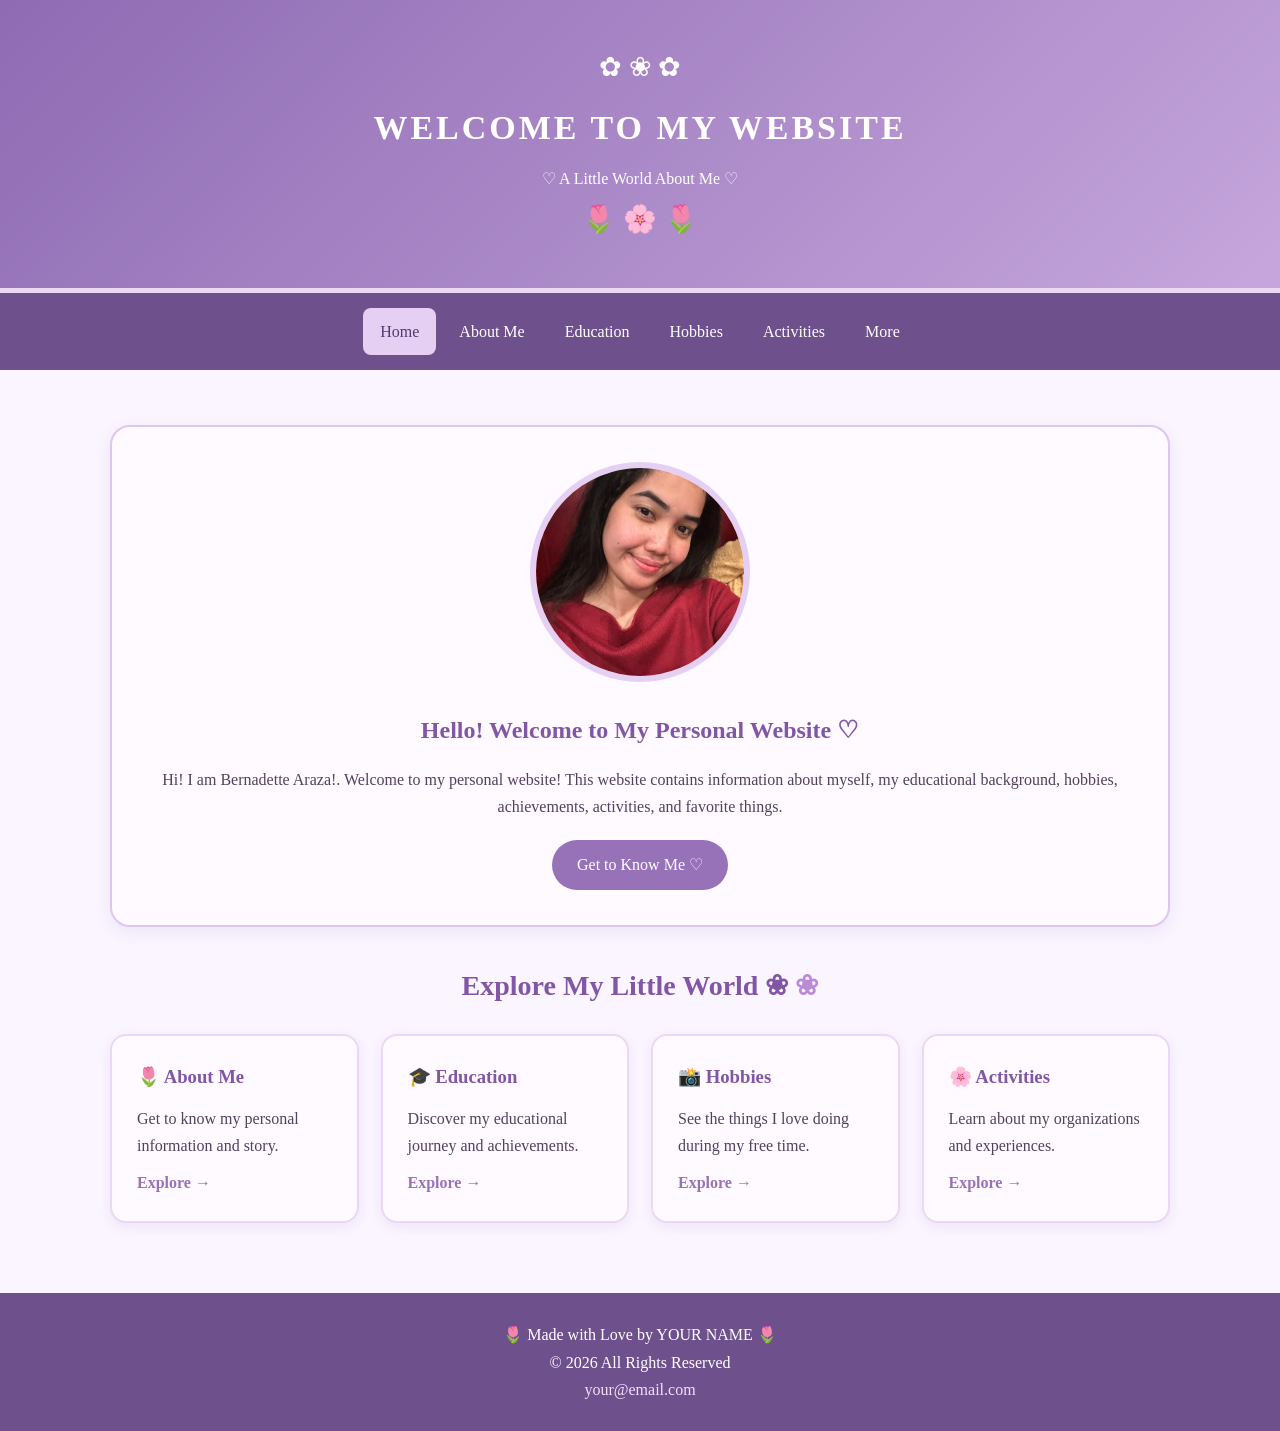
<file: index.html>
<!DOCTYPE html>
<html lang="en">
<head>
<meta charset="UTF-8">
<meta name="viewport" content="width=device-width, initial-scale=1.0">
<title>My Personal Website</title>
<link rel="stylesheet" href="style.css">
</head>
<body>

<header>
    <div class="flower">✿ ❀ ✿</div>
    <h1>WELCOME TO MY WEBSITE</h1>
    <p>♡ A Little World About Me ♡</p>
    <div class="flower">🌷 🌸 🌷</div>
</header>

<nav>
    <a class="active" href="index.html">Home</a>
    <a href="about.html">About Me</a>
    <a href="education.html">Education</a>
    <a href="hobbies.html">Hobbies</a>
    <a href="activities.html">Activities</a>
    <a href="more.html">More</a>
</nav>

<main>
    <section class="hero">
        <img src="berna.jpeg" alt="My picture">
        <h2>Hello! Welcome to My Personal Website ♡</h2>
        <p>
            Hi! I am Bernadette Araza!. Welcome to my personal website!
            This website contains information about myself,
            my educational background, hobbies, achievements,
            activities, and favorite things.
        </p>
        <a class="btn" href="about.html">Get to Know Me ♡</a>
    </section>

    <h2 class="section-title">Explore My Little World ❀</h2>

    <div class="card-container">
        <div class="card">
            <h3>🌷 About Me</h3>
            <p>Get to know my personal information and story.</p>
            <a href="about.html">Explore →</a>
        </div>

        <div class="card">
            <h3>🎓 Education</h3>
            <p>Discover my educational journey and achievements.</p>
            <a href="education.html">Explore →</a>
        </div>

        <div class="card">
            <h3>📸 Hobbies</h3>
            <p>See the things I love doing during my free time.</p>
            <a href="hobbies.html">Explore →</a>
        </div>

        <div class="card">
            <h3>🌸 Activities</h3>
            <p>Learn about my organizations and experiences.</p>
            <a href="activities.html">Explore →</a>
        </div>
    </div>
</main>

<footer>
    <p>🌷 Made with Love by YOUR NAME 🌷</p>
    <p>© 2026 All Rights Reserved</p>
    <p><a href="mailto:your@email.com">your@email.com</a></p>
</footer>

</body>
</html>
</file>
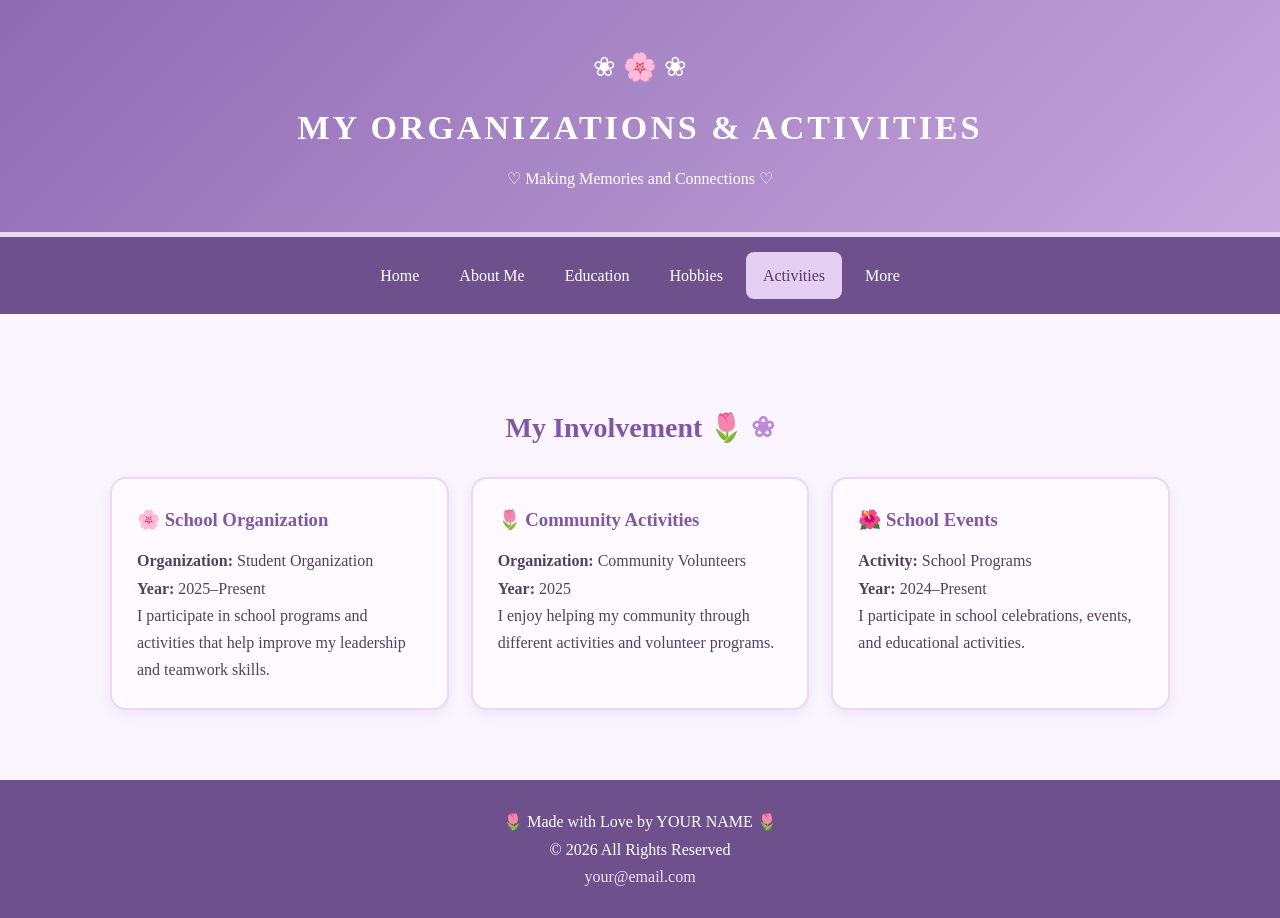
<file: activities.html>
<!DOCTYPE html>
<html lang="en">
<head>
<meta charset="UTF-8">
<meta name="viewport" content="width=device-width, initial-scale=1.0">
<title>My Activities</title>
<link rel="stylesheet" href="style.css">
</head>
<body>

<header>
    <div class="flower">❀ 🌸 ❀</div>
    <h1>MY ORGANIZATIONS & ACTIVITIES</h1>
    <p>♡ Making Memories and Connections ♡</p>
</header>

<nav>
    <a href="index.html">Home</a>
    <a href="about.html">About Me</a>
    <a href="education.html">Education</a>
    <a href="hobbies.html">Hobbies</a>
    <a class="active" href="activities.html">Activities</a>
    <a href="more.html">More</a>
</nav>

<main>
    <h2 class="section-title">My Involvement 🌷</h2>

    <div class="card-container">

        <div class="card">
            <h3>🌸 School Organization</h3>
            <p><b>Organization:</b> Student Organization</p>
            <p><b>Year:</b> 2025–Present</p>
            <p>I participate in school programs and activities
            that help improve my leadership and teamwork skills.</p>
        </div>

        <div class="card">
            <h3>🌷 Community Activities</h3>
            <p><b>Organization:</b> Community Volunteers</p>
            <p><b>Year:</b> 2025</p>
            <p>I enjoy helping my community through different
            activities and volunteer programs.</p>
        </div>

        <div class="card">
            <h3>🌺 School Events</h3>
            <p><b>Activity:</b> School Programs</p>
            <p><b>Year:</b> 2024–Present</p>
            <p>I participate in school celebrations, events,
            and educational activities.</p>
        </div>

    </div>
</main>

<footer>
    <p>🌷 Made with Love by YOUR NAME 🌷</p>
    <p>© 2026 All Rights Reserved</p>
    <p><a href="mailto:your@email.com">your@email.com</a></p>
</footer>

</body>
</html>
</file>
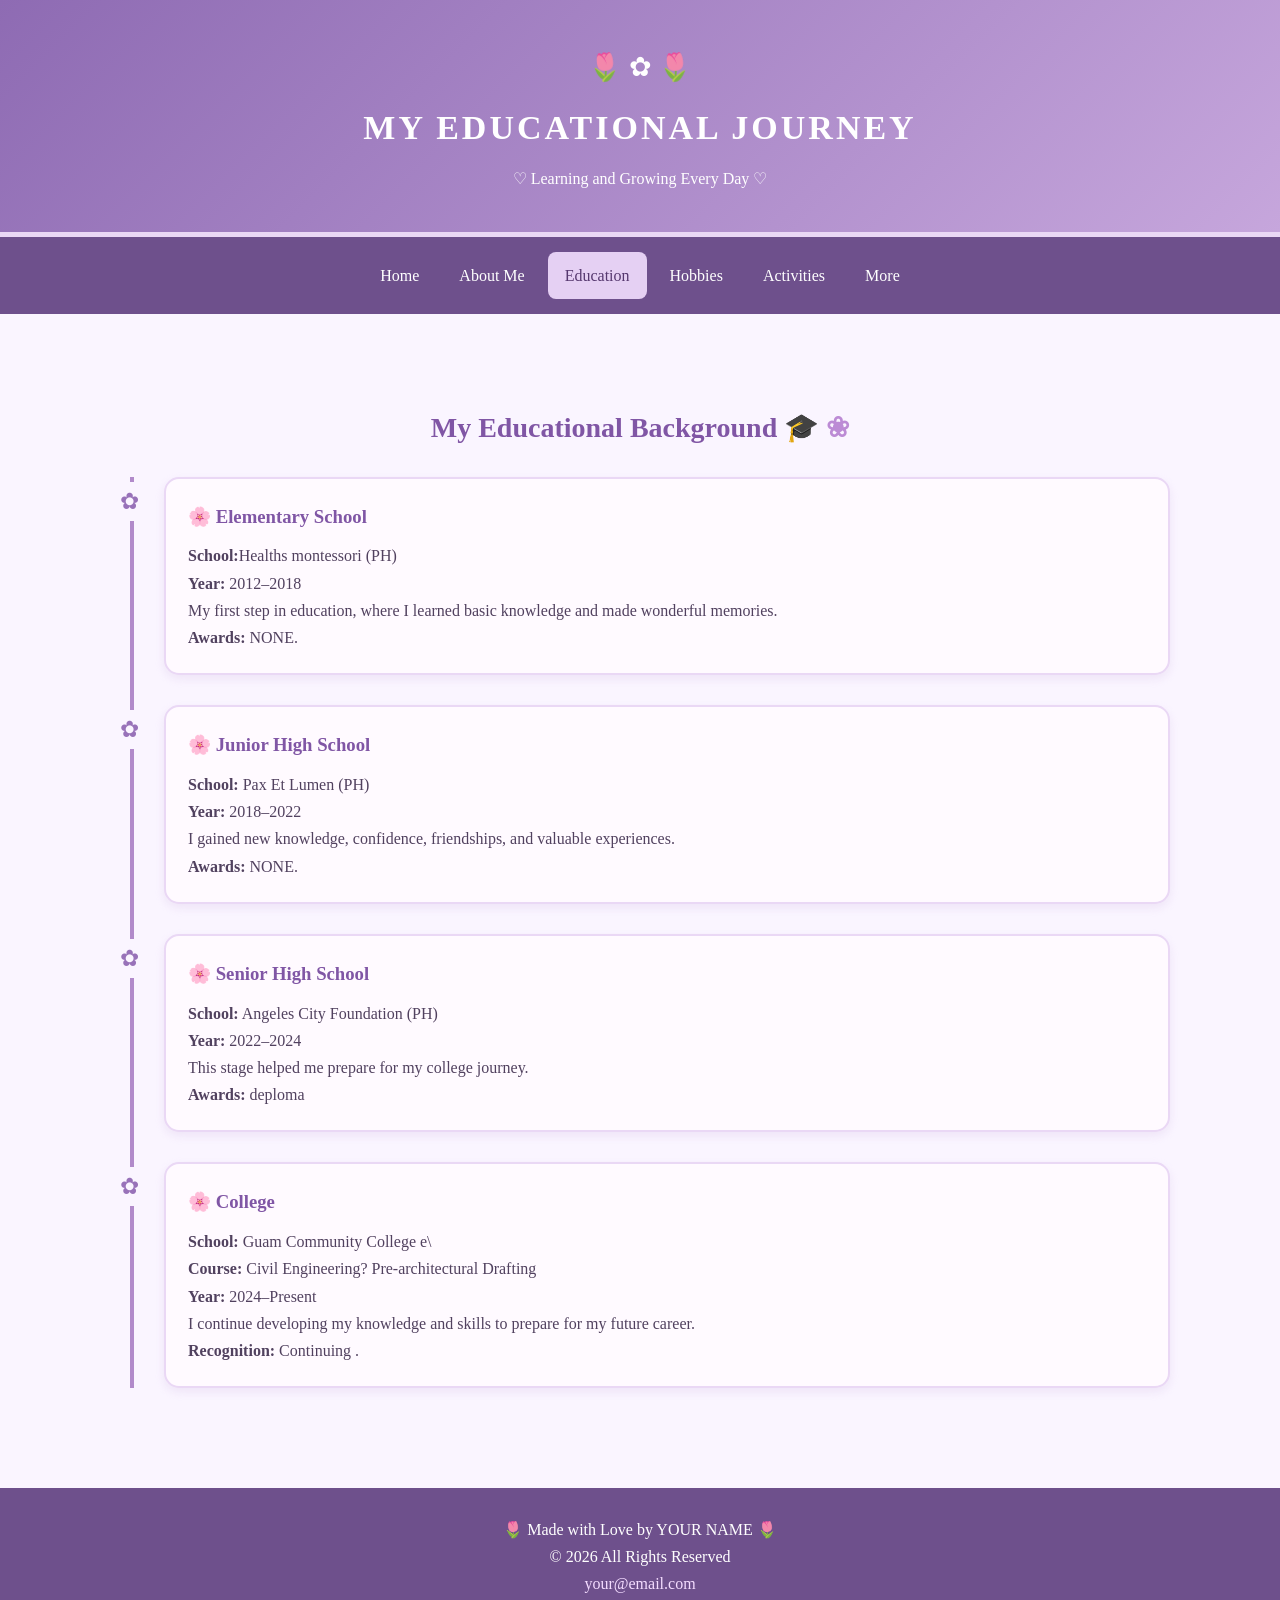
<file: education.html>
<!DOCTYPE html>
<html lang="en">
<head>
<meta charset="UTF-8">
<meta name="viewport" content="width=device-width, initial-scale=1.0">
<title>My Education</title>
<link rel="stylesheet" href="style.css">
</head>
<body>

<header>
    <div class="flower">🌷 ✿ 🌷</div>
    <h1>MY EDUCATIONAL JOURNEY</h1>
    <p>♡ Learning and Growing Every Day ♡</p>
</header>

<nav>
    <a href="index.html">Home</a>
    <a href="about.html">About Me</a>
    <a class="active" href="education.html">Education</a>
    <a href="hobbies.html">Hobbies</a>
    <a href="activities.html">Activities</a>
    <a href="more.html">More</a>
</nav>

<main>
    <h2 class="section-title">My Educational Background 🎓</h2>

    <div class="timeline">

        <div class="timeline-item">
            <div class="timeline-content">
                <h3>🌸 Elementary School</h3>
                <p><b>School:</b>Healths montessori (PH) </p>
                <p><b>Year:</b> 2012–2018</p>
                <p>My first step in education, where I learned
                basic knowledge and made wonderful memories.</p>
                <p><b>Awards:</b> NONE.</p>
            </div>
        </div>

        <div class="timeline-item">
            <div class="timeline-content">
                <h3>🌸 Junior High School</h3>
                <p><b>School:</b> Pax Et Lumen (PH) </p>
                <p><b>Year:</b> 2018–2022</p>
                <p>I gained new knowledge, confidence,
                friendships, and valuable experiences.</p>
                <p><b>Awards:</b> NONE.</p>
            </div>
        </div>

        <div class="timeline-item">
            <div class="timeline-content">
                <h3>🌸 Senior High School</h3>
                <p><b>School:</b> Angeles City Foundation (PH) </p>
                <p><b>Year:</b> 2022–2024</p>
                <p>This stage helped me prepare for my college journey.</p>
                <p><b>Awards:</b> deploma </p>
            </div>
        </div>

        <div class="timeline-item">
            <div class="timeline-content">
                <h3>🌸 College</h3>
                <p><b>School:</b> Guam Community College e\</p>
                <p><b>Course:</b> Civil Engineering? Pre-architectural Drafting </p>
                <p><b>Year:</b> 2024–Present</p>
                <p>I continue developing my knowledge and skills
                to prepare for my future career.</p>
                <p><b>Recognition:</b> Continuing .</p>
            </div>
        </div>

    </div>
</main>

<footer>
    <p>🌷 Made with Love by YOUR NAME 🌷</p>
    <p>© 2026 All Rights Reserved</p>
    <p><a href="mailto:your@email.com">your@email.com</a></p>
</footer>

</body>
</html>
</file>
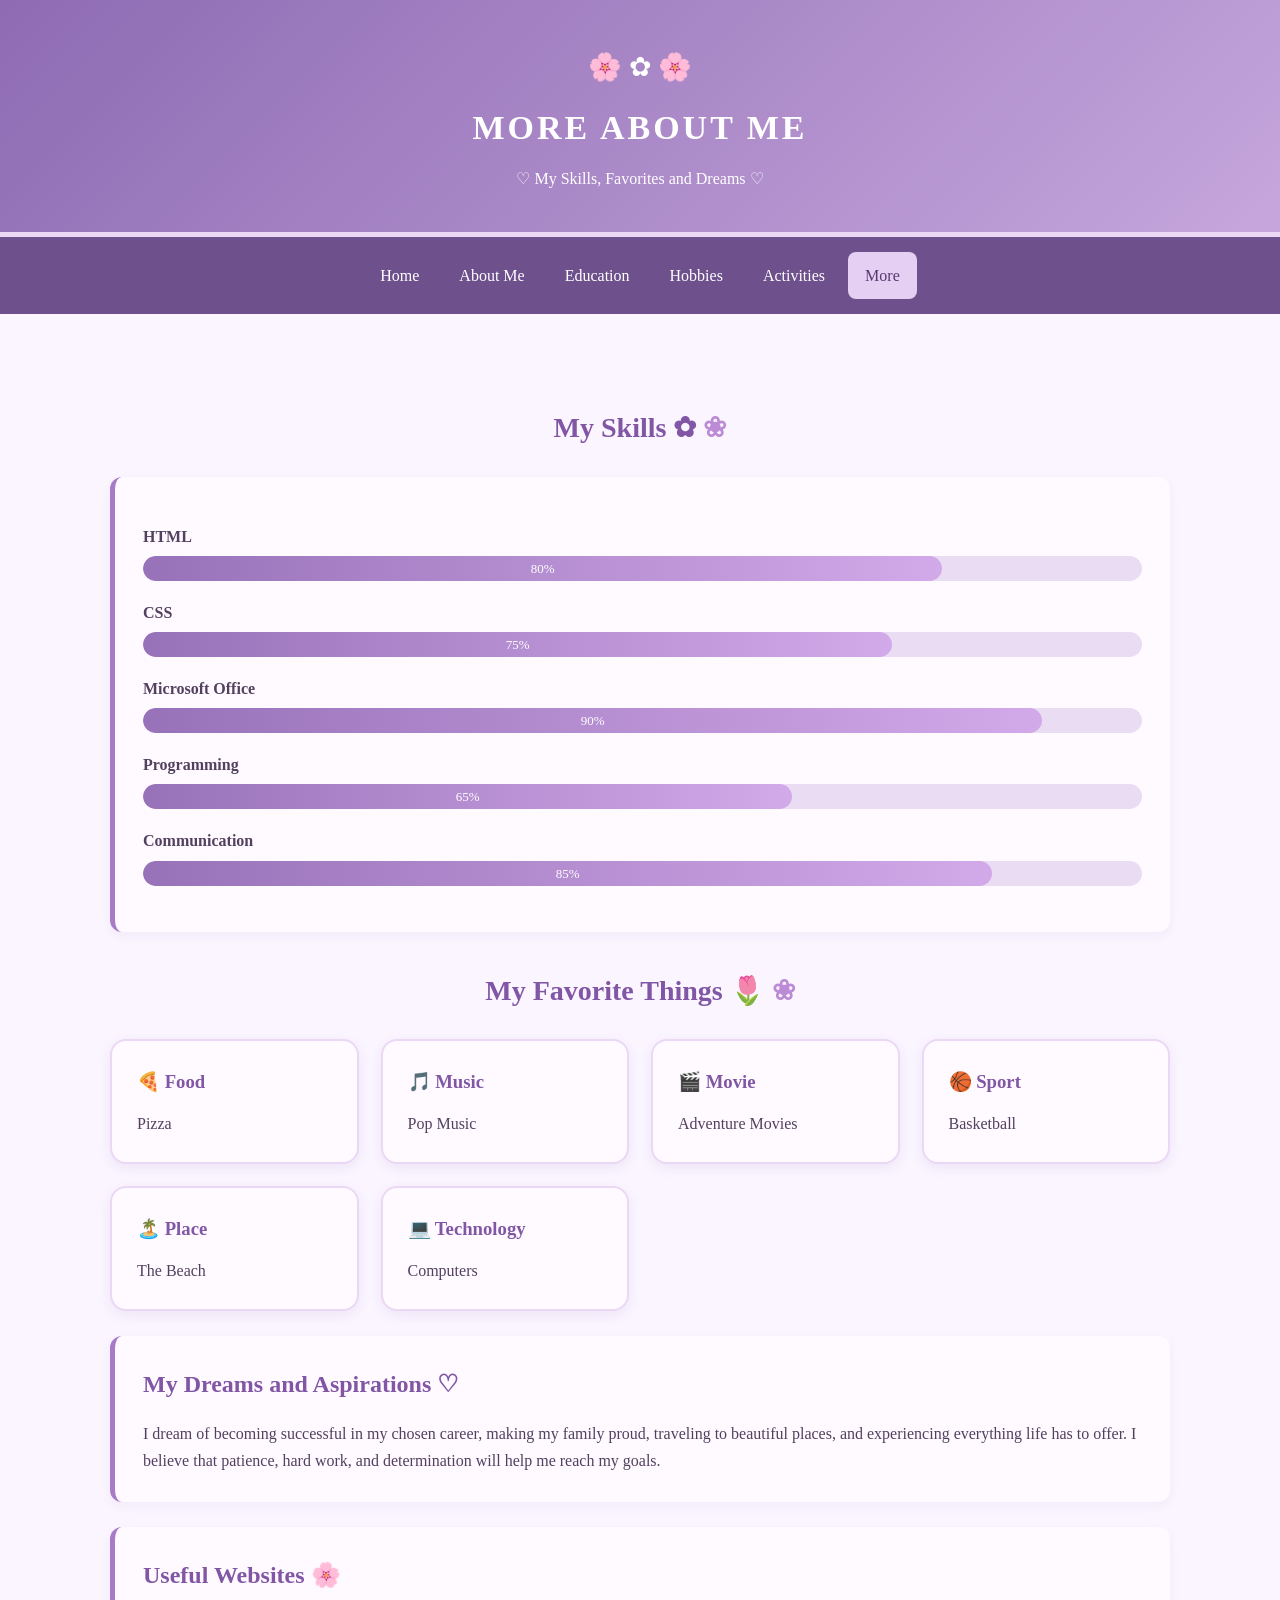
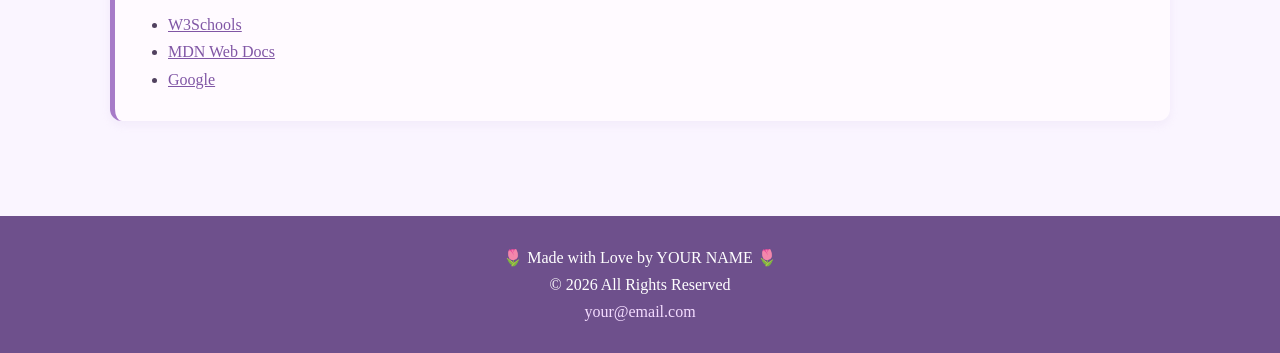
<file: more.html>
<!DOCTYPE html>
<html lang="en">
<head>
<meta charset="UTF-8">
<meta name="viewport" content="width=device-width, initial-scale=1.0">
<title>More About Me</title>
<link rel="stylesheet" href="style.css">
</head>
<body>

<header>
    <div class="flower">🌸 ✿ 🌸</div>
    <h1>MORE ABOUT ME</h1>
    <p>♡ My Skills, Favorites and Dreams ♡</p>
</header>

<nav>
    <a href="index.html">Home</a>
    <a href="about.html">About Me</a>
    <a href="education.html">Education</a>
    <a href="hobbies.html">Hobbies</a>
    <a href="activities.html">Activities</a>
    <a class="active" href="more.html">More</a>
</nav>

<main>

    <h2 class="section-title">My Skills ✿</h2>

    <section class="content-box">

        <div class="skill">
            <p>HTML</p>
            <div class="skill-bar"><div style="width:80%">80%</div></div>
        </div>

        <div class="skill">
            <p>CSS</p>
            <div class="skill-bar"><div style="width:75%">75%</div></div>
        </div>

        <div class="skill">
            <p>Microsoft Office</p>
            <div class="skill-bar"><div style="width:90%">90%</div></div>
        </div>

        <div class="skill">
            <p>Programming</p>
            <div class="skill-bar"><div style="width:65%">65%</div></div>
        </div>

        <div class="skill">
            <p>Communication</p>
            <div class="skill-bar"><div style="width:85%">85%</div></div>
        </div>

    </section>

    <h2 class="section-title">My Favorite Things 🌷</h2>

    <div class="card-container">
        <div class="card"><h3>🍕 Food</h3><p>Pizza</p></div>
        <div class="card"><h3>🎵 Music</h3><p>Pop Music</p></div>
        <div class="card"><h3>🎬 Movie</h3><p>Adventure Movies</p></div>
        <div class="card"><h3>🏀 Sport</h3><p>Basketball</p></div>
        <div class="card"><h3>🏝️ Place</h3><p>The Beach</p></div>
        <div class="card"><h3>💻 Technology</h3><p>Computers</p></div>
    </div>

    <section class="content-box">
        <h2>My Dreams and Aspirations ♡</h2>
        <p>
            I dream of becoming successful in my chosen career,
            making my family proud, traveling to beautiful places,
            and experiencing everything life has to offer.
            I believe that patience, hard work, and determination
            will help me reach my goals.
        </p>
    </section>

    <section class="content-box">
        <h2>Useful Websites 🌸</h2>
        <ul>
            <li><a href="https://www.w3schools.com/" target="_blank">W3Schools</a></li>
            <li><a href="https://developer.mozilla.org/" target="_blank">MDN Web Docs</a></li>
            <li><a href="https://www.google.com/" target="_blank">Google</a></li>
        </ul>
    </section>

</main>

<footer>
    <p>🌷 Made with Love by YOUR NAME 🌷</p>
    <p>© 2026 All Rights Reserved</p>
    <p><a href="mailto:your@email.com">your@email.com</a></p>
</footer>

</body>
</html>
</file>
<file: style.css>
/* =================================
   PURPLE FLORAL PERSONAL WEBSITE
================================= */

* {
    margin: 0;
    padding: 0;
    box-sizing: border-box;
}

body {
    font-family: Georgia, serif;
    background-color: #faf5ff;
    color: #51415f;
    line-height: 1.7;
}

/* HEADER */

header {
    background: linear-gradient(135deg, #8e6bb3, #c6a6dc);
    color: white;
    text-align: center;
    padding: 40px 20px;
    border-bottom: 5px solid #ead8f5;
}

header h1 {
    font-size: 34px;
    letter-spacing: 3px;
    margin: 8px 0;
}

header p {
    font-size: 16px;
}

.flower {
    font-size: 27px;
    margin: 5px;
}

/* NAVIGATION */

nav {
    background-color: #6e508c;
    display: flex;
    justify-content: center;
    flex-wrap: wrap;
    padding: 12px;
    position: sticky;
    top: 0;
    z-index: 10;
}

nav a {
    color: white;
    text-decoration: none;
    padding: 10px 17px;
    margin: 3px;
    border-radius: 8px;
    transition: 0.3s;
}

nav a:hover,
nav a.active {
    background-color: #e5d0f3;
    color: #56386f;
}

/* MAIN CONTENT */

main {
    max-width: 1100px;
    margin: 35px auto;
    padding: 20px;
}

.section-title {
    text-align: center;
    color: #8056a5;
    font-size: 28px;
    margin: 35px 0 25px;
}

.section-title::after {
    content: " ❀";
    color: #bc8bd5;
}

/* HOME PAGE */

.hero {
    background: #fffaff;
    text-align: center;
    padding: 35px;
    border: 2px solid #dfc6ef;
    border-radius: 20px;
    box-shadow: 0 5px 15px #d9c2e655;
}

.hero img {
    width: 220px;
    height: 220px;
    border-radius: 50%;
    object-fit: cover;
    border: 6px solid #e5d0f3;
    margin-bottom: 20px;
}

.hero h2 {
    color: #8056a5;
    margin-bottom: 15px;
}

/* BUTTON */

.btn {
    display: inline-block;
    background: #9872b9;
    color: white;
    text-decoration: none;
    padding: 11px 25px;
    margin-top: 20px;
    border-radius: 25px;
    transition: 0.3s;
}

.btn:hover {
    background: #684587;
    transform: scale(1.05);
}

/* PROFILE */

.profile {
    display: flex;
    align-items: center;
    gap: 30px;
    background: #fffaff;
    border: 2px solid #dfc6ef;
    border-radius: 20px;
    padding: 30px;
    box-shadow: 0 5px 15px #d9c2e655;
}

.profile img {
    width: 250px;
    height: 280px;
    object-fit: cover;
    border-radius: 15px;
    border: 5px solid #ead8f5;
}

.profile h2,
.profile h3 {
    color: #8056a5;
    margin-bottom: 10px;
}

/* CARDS */

.card-container {
    display: grid;
    grid-template-columns: repeat(auto-fit, minmax(230px, 1fr));
    gap: 22px;
}

.card {
    background: #fffaff;
    border: 2px solid #ead8f5;
    border-radius: 16px;
    padding: 25px;
    box-shadow: 0 4px 12px #d9c2e655;
    transition: 0.3s;
}

.card:hover {
    transform: translateY(-7px);
    box-shadow: 0 8px 18px #c5a6dc77;
}

.card h3 {
    color: #8056a5;
    margin-bottom: 12px;
}

.card a {
    display: inline-block;
    color: #9872b9;
    text-decoration: none;
    font-weight: bold;
    margin-top: 10px;
}

/* CONTENT BOX */

.content-box {
    background: #fffaff;
    padding: 28px;
    margin: 25px 0;
    border-left: 5px solid #a77bc8;
    border-radius: 12px;
    box-shadow: 0 4px 10px #d9c2e633;
}

.content-box h2 {
    color: #8056a5;
    margin-bottom: 15px;
}

.content-box ul {
    padding-left: 25px;
}

/* EDUCATION TIMELINE */

.timeline {
    border-left: 4px solid #b18aca;
    margin: 20px 0 20px 20px;
    padding-left: 30px;
}

.timeline-item {
    position: relative;
    margin-bottom: 30px;
}

.timeline-item::before {
    content: "✿";
    position: absolute;
    left: -44px;
    top: 5px;
    background: #faf5ff;
    color: #9872b9;
    font-size: 23px;
}

.timeline-content {
    background: #fffaff;
    border: 2px solid #ead8f5;
    border-radius: 15px;
    padding: 22px;
    box-shadow: 0 4px 10px #d9c2e655;
}

.timeline-content h3 {
    color: #8056a5;
    margin-bottom: 10px;
}

/* HOBBIES GALLERY */

.gallery {
    display: grid;
    grid-template-columns: repeat(auto-fit, minmax(220px, 1fr));
    gap: 25px;
}

.gallery-item {
    background: #fffaff;
    border: 2px solid #ead8f5;
    padding: 15px;
    border-radius: 16px;
    text-align: center;
    box-shadow: 0 4px 12px #d9c2e655;
    transition: 0.3s;
}

.gallery-item:hover {
    transform: scale(1.04);
}

.gallery-item img {
    width: 100%;
    height: 190px;
    object-fit: cover;
    border: 4px solid #ead8f5;
    border-radius: 13px;
}

.gallery-item h3 {
    color: #8056a5;
    margin: 12px 0 5px;
}

/* SKILLS */

.skill {
    margin: 18px 0;
}

.skill p {
    font-weight: bold;
    margin-bottom: 6px;
}

.skill-bar {
    background: #eadcf3;
    height: 25px;
    border-radius: 20px;
    overflow: hidden;
}

.skill-bar div {
    background: linear-gradient(90deg, #9872b9, #d2a9e9);
    height: 100%;
    text-align: center;
    color: white;
    font-size: 13px;
    line-height: 25px;
    border-radius: 20px;
}

/* LINKS */

main a {
    color: #8056a5;
}

main a:hover {
    color: #56386f;
}

/* FOOTER */

footer {
    background: #6e508c;
    color: white;
    text-align: center;
    padding: 28px 15px;
    margin-top: 50px;
}

footer a {
    color: #f4dcff;
    text-decoration: none;
}

/* MOBILE RESPONSIVE */

@media screen and (max-width: 700px) {

    header h1 {
        font-size: 25px;
    }

    nav {
        position: static;
    }

    nav a {
        padding: 8px 10px;
        font-size: 13px;
    }

    .profile {
        flex-direction: column;
        text-align: center;
    }

    .profile img {
        width: 200px;
        height: 220px;
    }

    main {
        padding: 12px;
    }
}
</file>
